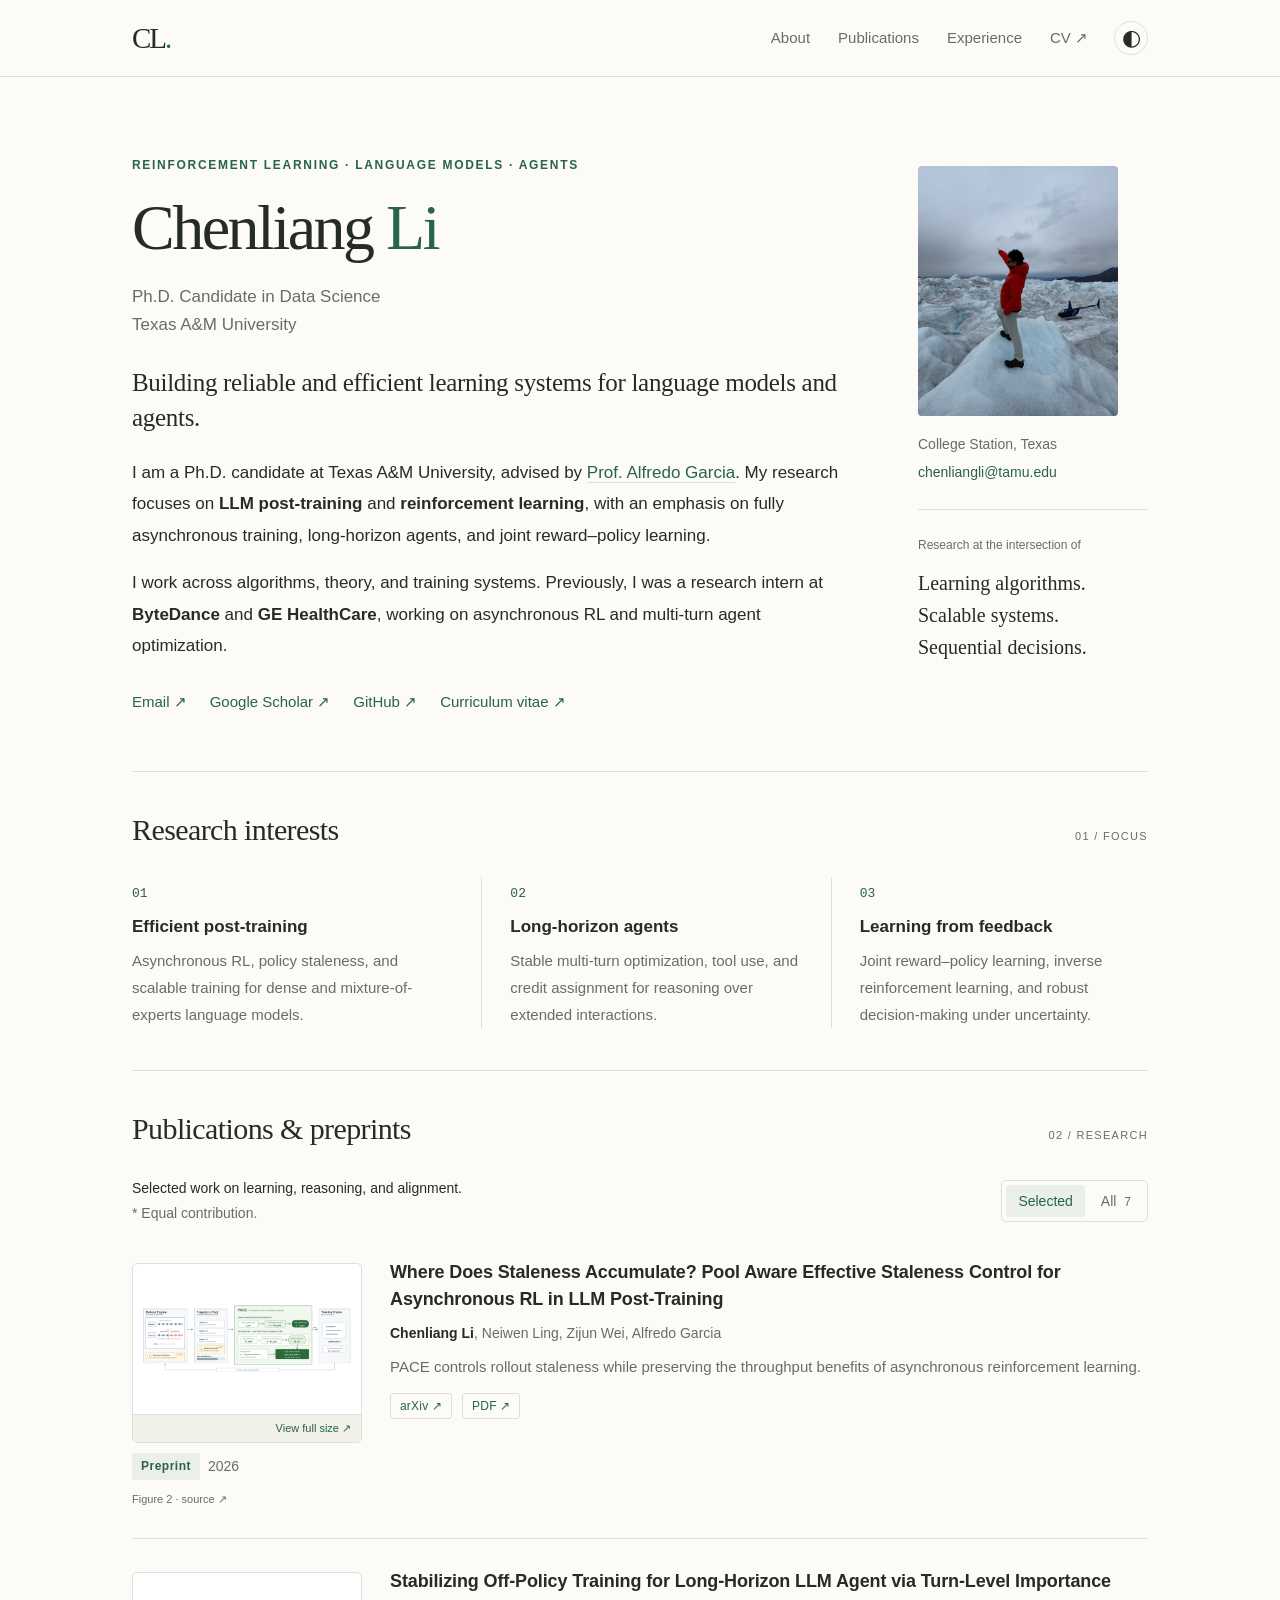
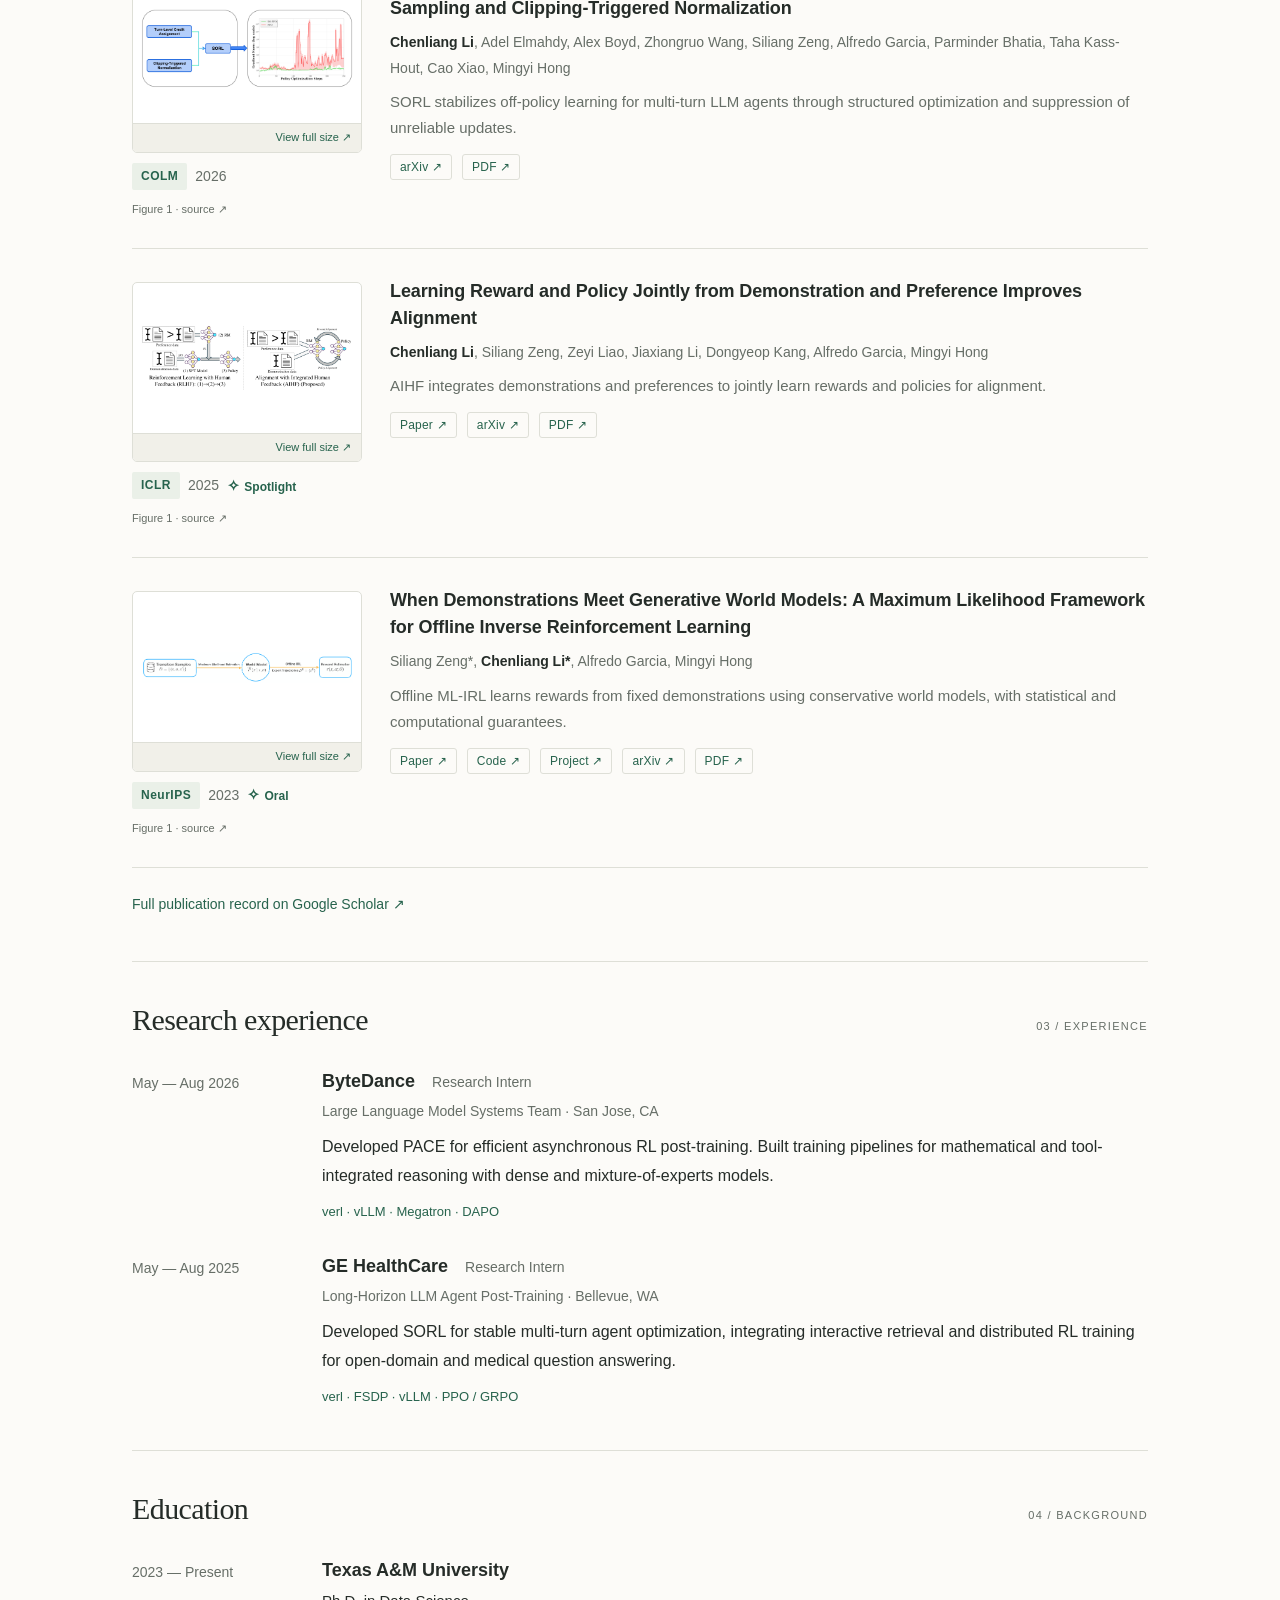
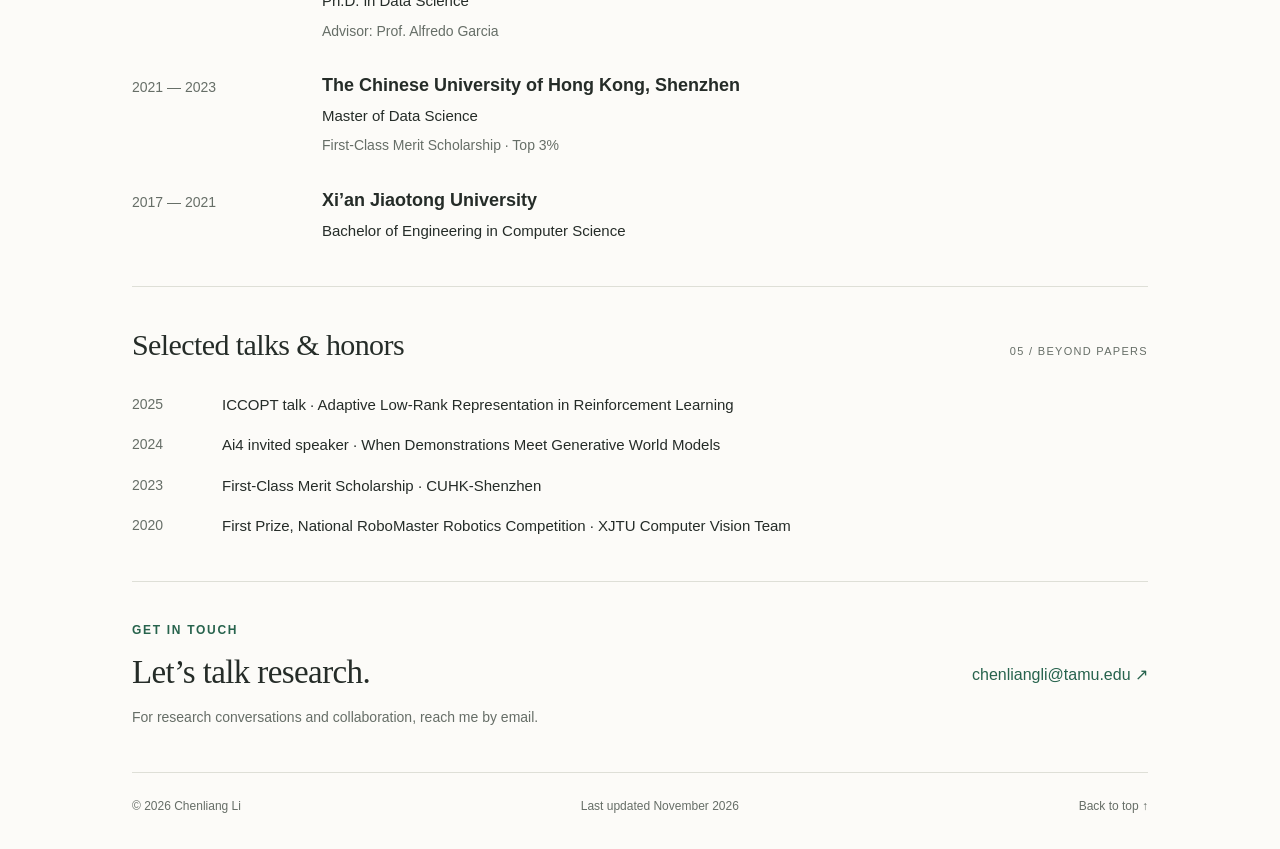
<file: index.html>
<!doctype html>
<html lang="en">
<head>
  <meta charset="utf-8">
  <meta name="viewport" content="width=device-width, initial-scale=1">
  <meta name="color-scheme" content="light dark">
  <title>Chenliang Li | Reinforcement Learning &amp; LLM Post-Training</title>
  <meta name="description" content="Chenliang Li is a Ph.D. candidate in Data Science at Texas A&amp;M University, working on LLM post-training, long-horizon agents, and reinforcement learning.">
  <meta property="og:title" content="Chenliang Li — Research">
  <meta property="og:description" content="Reliable and efficient learning for language models and agents. Research, publications, and experience.">
  <meta property="og:type" content="website">
  <meta property="og:url" content="https://cloud0723.github.io/">
  <meta name="twitter:card" content="summary">
  <link rel="canonical" href="https://cloud0723.github.io/">
  <link rel="icon" href="static/images/monogram.svg" type="image/svg+xml">
  <link rel="stylesheet" href="static/css/home.css?v=20261116-paper-figures">
  <script src="static/js/home.js" defer></script>
</head>
<body>
  <a class="skip-link" href="#main">Skip to content</a>
  <header class="site-header"><div class="header-inner">
    <a class="wordmark" href="#about" aria-label="Chenliang Li, home">CL<span>.</span></a>
    <nav aria-label="Main navigation"><a href="#about">About</a><a href="#publications">Publications</a><a href="#experience">Experience</a><a href="static/pdfs/Chenliang_Li_CV.pdf">CV ↗</a></nav>
    <button class="theme-toggle" type="button" hidden aria-label="Switch to dark theme" aria-pressed="false"><span aria-hidden="true">◐</span></button>
  </div></header>
  <main id="main" class="page">
    <section id="about" class="about-section" aria-labelledby="name">
      <div class="intro">
        <p class="eyebrow">Reinforcement learning · Language models · Agents</p>
        <h1 id="name">Chenliang <span>Li</span></h1>
        <p class="affiliation">Ph.D. Candidate in Data Science<br>Texas A&amp;M University</p>
        <p class="lead">Building reliable and efficient learning systems for language models and agents.</p>
        <p>I am a Ph.D. candidate at Texas A&amp;M University, advised by <a href="https://agarcia.engr.tamu.edu/">Prof. Alfredo Garcia</a>. My research focuses on <strong>LLM post-training</strong> and <strong>reinforcement learning</strong>, with an emphasis on fully asynchronous training, long-horizon agents, and joint reward–policy learning.</p>
        <p>I work across algorithms, theory, and training systems. Previously, I was a research intern at <strong>ByteDance</strong> and <strong>GE HealthCare</strong>, working on asynchronous RL and multi-turn agent optimization.</p>
        <div class="contact-links" aria-label="Contact and profiles">
          <a href="mailto:chenliangli@tamu.edu">Email ↗</a>
          <a href="https://scholar.google.com/citations?user=DMLi140AAAAJ&amp;hl=en">Google Scholar ↗</a>
          <a href="https://github.com/Cloud0723">GitHub ↗</a>
          <a href="static/pdfs/Chenliang_Li_CV.pdf">Curriculum vitae ↗</a>
        </div>
      </div>
      <aside class="profile-aside" aria-label="Research profile">
        <img class="profile-photo" src="photo.jpg" alt="Chenliang Li wearing a red jacket on a glacier" width="200" height="250" fetchpriority="high">
        <p class="profile-location">College Station, Texas</p><a class="profile-email" href="mailto:chenliangli@tamu.edu">chenliangli@tamu.edu</a>
        <div class="profile-note"><span class="small-label">Research at the intersection of</span><p>Learning algorithms.<br>Scalable systems.<br>Sequential decisions.</p></div>
      </aside>
    </section>
    <section class="research-section" aria-labelledby="research-title">
      <div class="section-heading"><h2 id="research-title">Research interests</h2><span class="section-index" aria-hidden="true">01 / FOCUS</span></div>
      <div class="research-grid">
        <div><span class="research-number">01</span><h3>Efficient post-training</h3><p>Asynchronous RL, policy staleness, and scalable training for dense and mixture-of-experts language models.</p></div>
        <div><span class="research-number">02</span><h3>Long-horizon agents</h3><p>Stable multi-turn optimization, tool use, and credit assignment for reasoning over extended interactions.</p></div>
        <div><span class="research-number">03</span><h3>Learning from feedback</h3><p>Joint reward–policy learning, inverse reinforcement learning, and robust decision-making under uncertainty.</p></div>
      </div>
    </section>
    <section id="publications" aria-labelledby="publications-title">
      <div class="section-heading"><h2 id="publications-title">Publications &amp; preprints</h2><span class="section-index" aria-hidden="true">02 / RESEARCH</span></div>
      <div class="publication-toolbar"><p>Selected work on learning, reasoning, and alignment.<br><span class="muted">* Equal contribution.</span></p>
        <div class="publication-filters" role="group" aria-label="Filter publications" hidden><button type="button" data-filter="selected" aria-pressed="true">Selected</button><button type="button" data-filter="all" aria-pressed="false">All <span>7</span></button></div>
      </div>
      <p class="sr-only" id="publication-status" role="status" aria-live="polite"></p>
      <div class="publication-list"><article class="publication" data-selected="true">
      <div class="publication-marker">
        <a class="paper-figure" href="static/images/publications/pace.png" target="_blank" rel="noopener" aria-label="View full-size image: PACE asynchronous RL pipeline with effective staleness control (opens in a new tab)">
          <img src="static/images/publications/pace.png" alt="PACE asynchronous RL pipeline with effective staleness control" width="230" height="150" loading="lazy" decoding="async">
          <span class="figure-hint">View full size ↗</span>
        </a>
        <div class="publication-badges"><span class="venue">Preprint</span><span class="year">2026</span></div>
        <a class="figure-source" href="https://arxiv.org/pdf/2609.36830v1#page=3" target="_blank" rel="noopener">Figure 2 · source ↗</a>
      </div>
      <div class="publication-content"><h3><a href="https://arxiv.org/abs/2609.36830">Where Does Staleness Accumulate? Pool Aware Effective Staleness Control for Asynchronous RL in LLM Post-Training</a></h3>
        <p class="authors"><strong>Chenliang Li</strong>, Neiwen Ling, Zijun Wei, Alfredo Garcia</p><p class="paper-description">PACE controls rollout staleness while preserving the throughput benefits of asynchronous reinforcement learning.</p>
        <div class="paper-links"><a href="https://arxiv.org/abs/2609.36830">arXiv ↗</a><a href="https://arxiv.org/pdf/2609.36830">PDF ↗</a></div>
      </div>
    </article>
<article class="publication" data-selected="true">
      <div class="publication-marker">
        <a class="paper-figure" href="static/images/publications/sorl.png" target="_blank" rel="noopener" aria-label="View full-size image: SORL framework combining turn-level credit assignment and clipping-triggered normalization (opens in a new tab)">
          <img src="static/images/publications/sorl.png" alt="SORL framework combining turn-level credit assignment and clipping-triggered normalization" width="230" height="150" loading="lazy" decoding="async">
          <span class="figure-hint">View full size ↗</span>
        </a>
        <div class="publication-badges"><span class="venue">COLM</span><span class="year">2026</span></div>
        <a class="figure-source" href="https://arxiv.org/pdf/2511.20718v3#page=2" target="_blank" rel="noopener">Figure 1 · source ↗</a>
      </div>
      <div class="publication-content"><h3><a href="https://arxiv.org/abs/2511.20718">Stabilizing Off-Policy Training for Long-Horizon LLM Agent via Turn-Level Importance Sampling and Clipping-Triggered Normalization</a></h3>
        <p class="authors"><strong>Chenliang Li</strong>, Adel Elmahdy, Alex Boyd, Zhongruo Wang, Siliang Zeng, Alfredo Garcia, Parminder Bhatia, Taha Kass-Hout, Cao Xiao, Mingyi Hong</p><p class="paper-description">SORL stabilizes off-policy learning for multi-turn LLM agents through structured optimization and suppression of unreliable updates.</p>
        <div class="paper-links"><a href="https://arxiv.org/abs/2511.20718">arXiv ↗</a><a href="https://arxiv.org/pdf/2511.20718">PDF ↗</a></div>
      </div>
    </article>
<article class="publication" data-selected="false">
      <div class="publication-marker">
        <a class="paper-figure" href="static/images/publications/adarl.png" target="_blank" rel="noopener" aria-label="View full-size image: Comparison of robust reinforcement learning and adaptive rank policy learning (opens in a new tab)">
          <img src="static/images/publications/adarl.png" alt="Comparison of robust reinforcement learning and adaptive rank policy learning" width="230" height="150" loading="lazy" decoding="async">
          <span class="figure-hint">View full size ↗</span>
        </a>
        <div class="publication-badges"><span class="venue">TMLR</span><span class="year">2026</span></div>
        <a class="figure-source" href="https://arxiv.org/pdf/2510.11899v1#page=3" target="_blank" rel="noopener">Figure 1 · preprint · source ↗</a>
      </div>
      <div class="publication-content"><h3><a href="https://openreview.net/forum?id=lG7VizZQcS">Adaptive Rank Control for Robust Reinforcement Learning</a></h3>
        <p class="authors"><strong>Chenliang Li*</strong>, Junyu Leng*, Jiaxiang Li, Youbang Sun, Shixiang Chen, Shahin Shahrampour, Alfredo Garcia</p><p class="paper-description">Adaptive low-rank policy representations balance expressiveness and robustness under uncertainty in environment dynamics.</p>
        <div class="paper-links"><a href="https://openreview.net/forum?id=lG7VizZQcS">Paper ↗</a><a href="https://arxiv.org/abs/2510.11899">Preprint ↗</a></div>
      </div>
    </article>
<article class="publication" data-selected="true">
      <div class="publication-marker">
        <a class="paper-figure" href="static/images/publications/aihf.png" target="_blank" rel="noopener" aria-label="View full-size image: Comparison of sequential RLHF and joint reward-policy learning with AIHF (opens in a new tab)">
          <img src="static/images/publications/aihf.png" alt="Comparison of sequential RLHF and joint reward-policy learning with AIHF" width="230" height="150" loading="lazy" decoding="async">
          <span class="figure-hint">View full size ↗</span>
        </a>
        <div class="publication-badges"><span class="venue">ICLR</span><span class="year">2025</span><span class="distinction">Spotlight</span></div>
        <a class="figure-source" href="https://arxiv.org/pdf/2406.06874v3#page=5" target="_blank" rel="noopener">Figure 1 · source ↗</a>
      </div>
      <div class="publication-content"><h3><a href="https://openreview.net/forum?id=VCbqXtS5YY">Learning Reward and Policy Jointly from Demonstration and Preference Improves Alignment</a></h3>
        <p class="authors"><strong>Chenliang Li</strong>, Siliang Zeng, Zeyi Liao, Jiaxiang Li, Dongyeop Kang, Alfredo Garcia, Mingyi Hong</p><p class="paper-description">AIHF integrates demonstrations and preferences to jointly learn rewards and policies for alignment.</p>
        <div class="paper-links"><a href="https://openreview.net/forum?id=VCbqXtS5YY">Paper ↗</a><a href="https://arxiv.org/abs/2406.06874">arXiv ↗</a><a href="https://arxiv.org/pdf/2406.06874">PDF ↗</a></div>
      </div>
    </article>
<article class="publication" data-selected="false">
      <div class="publication-marker">
        <a class="paper-figure" href="static/images/publications/neural-irl.png" target="_blank" rel="noopener" aria-label="View full-size image: Two-timescale single-loop maximum likelihood inverse reinforcement learning algorithm (opens in a new tab)">
          <img src="static/images/publications/neural-irl.png" alt="Two-timescale single-loop maximum likelihood inverse reinforcement learning algorithm" width="230" height="150" loading="lazy" decoding="async">
          <span class="figure-hint">View full size ↗</span>
        </a>
        <div class="publication-badges"><span class="venue">AISTATS</span><span class="year">2025</span></div>
        <a class="figure-source" href="https://arxiv.org/pdf/2503.17865v1#page=7" target="_blank" rel="noopener">Algorithm 3 · source ↗</a>
      </div>
      <div class="publication-content"><h3><a href="https://arxiv.org/abs/2503.17865">Understanding Inverse Reinforcement Learning under Overparameterization: Non-Asymptotic Analysis and Global Optimality</a></h3>
        <p class="authors">Ruijia Zhang, Siliang Zeng, <strong>Chenliang Li</strong>, Alfredo Garcia, Mingyi Hong</p><p class="paper-description">Non-asymptotic convergence and global optimality guarantees for inverse reinforcement learning with neural reward models.</p>
        <div class="paper-links"><a href="https://arxiv.org/abs/2503.17865">arXiv ↗</a><a href="https://arxiv.org/pdf/2503.17865">PDF ↗</a></div>
      </div>
    </article>
<article class="publication" data-selected="false">
      <div class="publication-marker">
        <a class="paper-figure" href="static/images/publications/multi-turn.png" target="_blank" rel="noopener" aria-label="View full-size image: Multi-turn LLM agent pipeline and comparison of turn-level and trajectory-level advantage estimation (opens in a new tab)">
          <img src="static/images/publications/multi-turn.png" alt="Multi-turn LLM agent pipeline and comparison of turn-level and trajectory-level advantage estimation" width="230" height="150" loading="lazy" decoding="async">
          <span class="figure-hint">View full size ↗</span>
        </a>
        <div class="publication-badges"><span class="venue">Preprint</span><span class="year">2025</span></div>
        <a class="figure-source" href="https://arxiv.org/pdf/2505.11821v3#page=19" target="_blank" rel="noopener">Figure 10 · source ↗</a>
      </div>
      <div class="publication-content"><h3><a href="https://arxiv.org/abs/2505.11821">Reinforcing Multi-Turn Reasoning in LLM Agents via Fine-Grained Reward Structure and Credit Assignment</a></h3>
        <p class="authors">Quan Wei, Siliang Zeng, <strong>Chenliang Li</strong>, Zhongruo Wang, William Brown, Oana Frunza, Wei Deng, Anderson Schneider, Yuriy Nevmyvaka, Yang Katie Zhao, Alfredo Garcia, Mingyi Hong</p><p class="paper-description">Studying how turn-level rewards and credit assignment improve learning in multi-turn search and game agents.</p>
        <div class="paper-links"><a href="https://arxiv.org/abs/2505.11821">arXiv ↗</a><a href="https://arxiv.org/pdf/2505.11821">PDF ↗</a></div>
      </div>
    </article>
<article class="publication" data-selected="true">
      <div class="publication-marker">
        <a class="paper-figure" href="static/images/publications/offline-mlirl.png" target="_blank" rel="noopener" aria-label="View full-size image: Offline ML-IRL framework from transition samples to a world model and reward estimator (opens in a new tab)">
          <img src="static/images/publications/offline-mlirl.png" alt="Offline ML-IRL framework from transition samples to a world model and reward estimator" width="230" height="150" loading="lazy" decoding="async">
          <span class="figure-hint">View full size ↗</span>
        </a>
        <div class="publication-badges"><span class="venue">NeurIPS</span><span class="year">2023</span><span class="distinction">Oral</span></div>
        <a class="figure-source" href="https://arxiv.org/pdf/2302.07457v3#page=3" target="_blank" rel="noopener">Figure 1 · source ↗</a>
      </div>
      <div class="publication-content"><h3><a href="https://openreview.net/forum?id=oML3v2cFg2">When Demonstrations Meet Generative World Models: A Maximum Likelihood Framework for Offline Inverse Reinforcement Learning</a></h3>
        <p class="authors">Siliang Zeng*, <strong>Chenliang Li*</strong>, Alfredo Garcia, Mingyi Hong</p><p class="paper-description">Offline ML-IRL learns rewards from fixed demonstrations using conservative world models, with statistical and computational guarantees.</p>
        <div class="paper-links"><a href="https://openreview.net/forum?id=oML3v2cFg2">Paper ↗</a><a href="https://github.com/Cloud0723/Offline-MLIRL">Code ↗</a><a href="offline-mlirl.html">Project ↗</a><a href="https://arxiv.org/abs/2302.07457">arXiv ↗</a><a href="https://arxiv.org/pdf/2302.07457">PDF ↗</a></div>
      </div>
    </article></div>
      <a class="scholar-link" href="https://scholar.google.com/citations?user=DMLi140AAAAJ&amp;hl=en">Full publication record on Google Scholar ↗</a>
    </section>
    <section id="experience" aria-labelledby="experience-title">
      <div class="section-heading"><h2 id="experience-title">Research experience</h2><span class="section-index" aria-hidden="true">03 / EXPERIENCE</span></div>
      <div class="timeline-entry"><p class="entry-date">May — Aug 2026</p><div><h3>ByteDance <span>Research Intern</span></h3><p class="entry-meta">Large Language Model Systems Team · San Jose, CA</p><p>Developed PACE for efficient asynchronous RL post-training. Built training pipelines for mathematical and tool-integrated reasoning with dense and mixture-of-experts models.</p><p class="stack">verl · vLLM · Megatron · DAPO</p></div></div>
      <div class="timeline-entry"><p class="entry-date">May — Aug 2025</p><div><h3>GE HealthCare <span>Research Intern</span></h3><p class="entry-meta">Long-Horizon LLM Agent Post-Training · Bellevue, WA</p><p>Developed SORL for stable multi-turn agent optimization, integrating interactive retrieval and distributed RL training for open-domain and medical question answering.</p><p class="stack">verl · FSDP · vLLM · PPO / GRPO</p></div></div>
    </section>
    <section id="education" aria-labelledby="education-title">
      <div class="section-heading"><h2 id="education-title">Education</h2><span class="section-index" aria-hidden="true">04 / BACKGROUND</span></div>
      <div class="education-entry"><p class="entry-date">2023 — Present</p><div><h3>Texas A&amp;M University</h3><p>Ph.D. in Data Science</p><p class="entry-meta">Advisor: Prof. Alfredo Garcia</p></div></div>
      <div class="education-entry"><p class="entry-date">2021 — 2023</p><div><h3>The Chinese University of Hong Kong, Shenzhen</h3><p>Master of Data Science</p><p class="entry-meta">First-Class Merit Scholarship · Top 3%</p></div></div>
      <div class="education-entry"><p class="entry-date">2017 — 2021</p><div><h3>Xi’an Jiaotong University</h3><p>Bachelor of Engineering in Computer Science</p></div></div>
    </section>
    <section id="recognition" aria-labelledby="recognition-title">
      <div class="section-heading"><h2 id="recognition-title">Selected talks &amp; honors</h2><span class="section-index" aria-hidden="true">05 / BEYOND PAPERS</span></div>
      <ul class="recognition-list">
        <li><span>2025</span><p><strong>ICCOPT talk</strong> · Adaptive Low-Rank Representation in Reinforcement Learning</p></li>
        <li><span>2024</span><p><strong>Ai4 invited speaker</strong> · When Demonstrations Meet Generative World Models</p></li>
        <li><span>2023</span><p><strong>First-Class Merit Scholarship</strong> · CUHK-Shenzhen</p></li>
        <li><span>2020</span><p><strong>First Prize, National RoboMaster Robotics Competition</strong> · XJTU Computer Vision Team</p></li>
      </ul>
    </section>
    <section class="contact-section" aria-labelledby="contact-title"><div><p class="eyebrow">Get in touch</p><h2 id="contact-title">Let’s talk research.</h2><p>For research conversations and collaboration, reach me by email.</p></div><a href="mailto:chenliangli@tamu.edu">chenliangli@tamu.edu ↗</a></section>
  </main>
  <footer class="site-footer"><span>© 2026 Chenliang Li</span><span>Last updated November 2026</span><a href="#about">Back to top ↑</a></footer>
</body>
</html>
</file>
<file: static/css/home.css>
/* Academic homepage;
independent of the preserved project-page styles. */
:root {
  --bg:#fcfbf8;
  --surface:#f1f0e9;
  --text:#252c28;
  --muted:#666e67;
  --accent:#27634d;
  --line:#dedfd7;
  --tag:#eaf0e8;
  --mono:#dfe6d9;
  --serif:Georgia,'Times New Roman',serif;
  --sans:Inter,-apple-system,BlinkMacSystemFont,'Segoe UI',sans-serif;
  color-scheme:light;
}
@media(prefers-color-scheme:dark) {
  :root:not([data-theme="light"]) {
    --bg:#191e1b;
    --surface:#232b25;
    --text:#e4e9e2;
    --muted:#aab5aa;
    --accent:#a0d1ac;
    --line:#3a443c;
    --tag:#293b2e;
    --mono:#2d4033;
    color-scheme:dark;
  }
}
:root[data-theme="dark"] {
  --bg:#191e1b;
  --surface:#232b25;
  --text:#e4e9e2;
  --muted:#aab5aa;
  --accent:#a0d1ac;
  --line:#3a443c;
  --tag:#293b2e;
  --mono:#2d4033;
  color-scheme:dark;
}
* {
  box-sizing:border-box;
}
html {
  scroll-behavior:smooth;
  scroll-padding-top:100px;
}
body {
  margin:0;
  background:var(--bg);
  color:var(--text);
  font:17px/1.75 var(--sans);
  -webkit-font-smoothing:antialiased;
}
a {
  color:var(--accent);
  text-decoration:none;
  text-underline-offset:4px;
}
a:hover {
  text-decoration:underline;
}
button {
  font:inherit;
  cursor:pointer;
}
a,button {
  -webkit-tap-highlight-color:transparent;
}
a:focus-visible,button:focus-visible {
  outline:2px solid var(--accent);
  outline-offset:5px;
}
strong {
  font-weight:600;
}
p {
  margin:0 0 16px;
}
h1,h2,h3 {
  margin:0;
  font-weight:500;
  line-height:1.3;
}
h2 {
  font-family:var(--serif);
  font-size:30px;
  letter-spacing:-.6px;
}
h3 {
  font-size:19px;
}
::selection {
  background:var(--mono);
}
[hidden] {
  display:none!important;
}
.sr-only {
  position:absolute;
  width:1px;
  height:1px;
  padding:0;
  margin:-1px;
  overflow:hidden;
  clip:rect(0,0,0,0);
  white-space:nowrap;
  border:0;
}
.skip-link {
  position:fixed;
  top:-90px;
  left:16px;
  z-index:100;
  background:var(--bg);
  padding:12px 18px;
  border:1px solid var(--accent);
}
.skip-link:focus {
  top:10px;
}
.site-header {
  position:sticky;
  top:0;
  z-index:10;
  background:var(--bg);
  border-bottom:1px solid var(--line);
}
.header-inner {
  max-width:1080px;
  margin:auto;
  min-height:76px;
  display:flex;
  align-items:center;
  gap:26px;
  padding:0 32px;
}
.wordmark {
  font-family:var(--serif);
  font-size:29px;
  letter-spacing:-2px;
  color:var(--text);
  margin-right:auto;
}
.wordmark span {
  color:var(--accent);
}
.wordmark:hover {
  text-decoration:none;
}
nav {
  display:flex;
  gap:28px;
  align-items:center;
}
nav a {
  font-size:15px;
  color:var(--muted);
}
nav a:hover {
  color:var(--accent);
}
.theme-toggle {
  border:1px solid var(--line);
  border-radius:50%;
  width:34px;
  height:34px;
  background:transparent;
  color:var(--text);
  display:grid;
  place-items:center;
  padding:0;
  font-size:22px;
  line-height:1;
}
.theme-toggle:hover {
  background:var(--surface);
}
.page {
  max-width:1080px;
  margin:auto;
  padding:0 32px;
}
.about-section {
  display:grid;
  grid-template-columns:minmax(0,1fr) 230px;
  gap:72px;
  padding:78px 0 56px;
}
.eyebrow {
  text-transform:uppercase;
  letter-spacing:1.7px;
  font-size:12px;
  font-weight:600;
  color:var(--accent);
  line-height:1.7;
  margin-bottom:18px;
}
h1 {
  font-family:var(--serif);
  font-size:64px;
  letter-spacing:-2.5px;
  line-height:1.1;
  margin-bottom:19px;
}
h1 span {
  color:var(--accent);
}
.affiliation {
  color:var(--muted);
  font-size:17px;
  line-height:1.65;
  margin-bottom:26px;
}
.lead {
  font-family:var(--serif);
  font-size:25px;
  line-height:1.4;
  letter-spacing:-.3px;
  margin-bottom:22px;
}
.intro>p:not(.eyebrow):not(.lead):not(.affiliation) {
  font-size:17px;
  line-height:1.85;
}
.intro>p a {
  border-bottom:1px solid var(--line);
}
.contact-links {
  display:flex;
  flex-wrap:wrap;
  gap:12px 23px;
  margin-top:27px;
  font-size:15px;
  font-weight:500;
}
.profile-aside {
  min-width:0;
  padding-top:11px;
}
.profile-photo {
  display:block;
  width:200px;
  max-width:100%;
  height:250px;
  object-fit:cover;
  object-position:49% center;
  border-radius:4px;
  background:var(--surface);
}
.profile-location {
  font-size:14px;
  color:var(--muted);
  margin:16px 0 0;
}
.profile-email {
  font-size:14px;
}
.profile-note {
  border-top:1px solid var(--line);
  margin-top:23px;
  padding-top:19px;
}
.small-label {
  font-size:12px;
  color:var(--muted);
}
.profile-note p {
  font-family:var(--serif);
  font-size:20px;
  line-height:1.6;
  margin:8px 0 0;
}
main>section:not(.about-section) {
  padding:38px 0 42px;
  border-top:1px solid var(--line);
}
.section-heading {
  display:flex;
  align-items:baseline;
  justify-content:space-between;
  gap:16px;
  margin-bottom:28px;
}
.section-index {
  font-family:var(--sans);
  font-size:11px;
  letter-spacing:1.3px;
  color:var(--muted);
  white-space:nowrap;
}
.research-grid {
  display:grid;
  grid-template-columns:repeat(3,1fr);
  gap:32px;
}
.research-grid>div+div {
  border-left:1px solid var(--line);
  padding-left:28px;
}
.research-number {
  font-size:13px;
  color:var(--accent);
  font-family:monospace;
}
.research-grid h3 {
  font-size:17px;
  margin:9px 0;
  font-weight:600;
}
.research-grid p {
  font-size:15px;
  line-height:1.8;
  color:var(--muted);
  margin-bottom:0;
}
.publication-toolbar {
  display:flex;
  justify-content:space-between;
  align-items:center;
  gap:20px;
  margin-bottom:4px;
}
.publication-toolbar p {
  font-size:14px;
  line-height:1.8;
  margin:0;
}
.muted {
  color:var(--muted);
}
.publication-filters {
  display:flex;
  gap:4px;
  padding:4px;
  border:1px solid var(--line);
  border-radius:5px;
  flex-shrink:0;
}
.publication-filters button {
  border:0;
  background:transparent;
  color:var(--muted);
  padding:4px 12px;
  border-radius:3px;
  font-size:14px;
}
.publication-filters button[aria-pressed="true"] {
  background:var(--tag);
  color:var(--accent);
}
.publication-filters span {
  font-size:12px;
  margin-left:4px;
}
.publication {
  display:grid;
  grid-template-columns:230px minmax(0,1fr);
  gap:28px;
  padding:29px 0;
  border-bottom:1px solid var(--line);
}
.publication-marker {
  display:flex;
  align-items:flex-start;
  flex-direction:column;
  padding-top:4px;
  gap:10px;
  min-width:0;
}
.paper-figure {
  display:block;
  width:100%;
  max-width:360px;
  overflow:hidden;
  border:1px solid var(--line);
  border-radius:5px;
  background:#fff;
}
.paper-figure:hover {
  border-color:var(--accent);
  text-decoration:none;
}
.paper-figure img {
  display:block;
  width:100%;
  max-width:100%;
  height:150px;
  padding:8px;
  object-fit:contain;
}
.figure-hint {
  display:block;
  padding:4px 10px;
  border-top:1px solid var(--line);
  background:var(--surface);
  color:var(--accent);
  font-size:11px;
  text-align:right;
}
.publication-badges {
  display:flex;
  flex-wrap:wrap;
  align-items:center;
  gap:8px;
}
.publication-badges .year,.publication-badges .distinction {
  padding-left:0;
  margin-top:0;
}
.figure-source {
  color:var(--muted);
  font-size:11px;
}
.venue {
  background:var(--tag);
  color:var(--accent);
  font-size:12px;
  font-weight:600;
  letter-spacing:.5px;
  padding:3px 9px;
  border-radius:2px;
}
.year {
  font-size:14px;
  color:var(--muted);
  padding-left:9px;
}
.distinction {
  font-size:12px;
  font-weight:700;
  color:var(--accent);
  padding-left:9px;
  margin-top:4px;
}
.distinction:before {
  content:'✧ ';
  font-size:15px;
}
.publication h3 {
  font-size:18px;
  line-height:1.5;
  font-weight:600;
  letter-spacing:-.12px;
}
.publication h3 a {
  color:var(--text);
}
.publication h3 a:hover {
  color:var(--accent);
}
.authors {
  font-size:14px;
  line-height:1.8;
  color:var(--muted);
  margin:8px 0;
}
.authors strong {
  color:var(--text);
  font-weight:600;
}
.paper-description {
  font-size:15px;
  line-height:1.75;
  margin:8px 0 13px;
  color:var(--muted);
}
.paper-links {
  display:flex;
  flex-wrap:wrap;
  gap:10px;
}
.paper-links a {
  font-size:12px;
  line-height:1.5;
  letter-spacing:.2px;
  border:1px solid var(--line);
  padding:3px 9px;
  border-radius:3px;
}
.paper-links a:hover {
  background:var(--tag);
  border-color:var(--accent);
  text-decoration:none;
}
.scholar-link {
  display:inline-block;
  font-size:14px;
  margin-top:24px;
}
.timeline-entry,.education-entry {
  display:grid;
  grid-template-columns:160px minmax(0,1fr);
  gap:30px;
  margin-top:29px;
}
.entry-date {
  font-size:14px;
  color:var(--muted);
  margin:3px 0;
}
.timeline-entry h3,.education-entry h3 {
  font-size:18px;
  font-weight:600;
  line-height:1.5;
}
.timeline-entry h3 span {
  font-size:14px;
  font-weight:400;
  color:var(--muted);
  margin-left:12px;
}
.entry-meta {
  font-size:14px;
  color:var(--muted);
  margin:4px 0 10px;
}
.timeline-entry div>p:not(.entry-meta):not(.stack) {
  font-size:16px;
  line-height:1.8;
  margin:9px 0;
}
.timeline-entry .stack {
  font-size:13px;
  color:var(--accent);
  margin:10px 0 0;
}
.education-entry div>p:not(.entry-meta) {
  font-size:15px;
  margin:4px 0 0;
}
.education-entry .entry-meta {
  margin-bottom:0;
}
.recognition-list {
  list-style:none;
  padding:0;
  margin:0;
  display:grid;
  gap:14px;
}
.recognition-list li {
  display:grid;
  grid-template-columns:65px 1fr;
  gap:25px;
  font-size:15px;
}
.recognition-list li>span {
  font-size:14px;
  color:var(--muted);
}
.recognition-list p {
  margin:0;
}
.recognition-list strong {
  font-weight:500;
}
.contact-section {
  display:flex;
  justify-content:space-between;
  gap:32px;
  align-items:center;
}
.contact-section .eyebrow {
  margin-bottom:10px;
}
.contact-section h2 {
  font-size:33px;
}
.contact-section p:not(.eyebrow) {
  font-size:14px;
  color:var(--muted);
  margin:12px 0 0;
}
.contact-section>a {
  font-size:16px;
  white-space:nowrap;
}
.site-footer {
  max-width:1016px;
  border-top:1px solid var(--line);
  margin:0 auto;
  padding:23px 0 32px;
  display:flex;
  justify-content:space-between;
  gap:16px;
  font-size:12px;
  color:var(--muted);
}
.site-footer a {
  color:var(--muted);
}
@media(min-width:1500px) {
  .about-section {
    padding-top:92px;
  }
}
@media(max-width:800px) {
  .publication {
    grid-template-columns:190px minmax(0,1fr);
    gap:22px;
  }
  .profile-photo {
    width:180px;
    height:225px;
  }
  .about-section {
    gap:35px;
    grid-template-columns:minmax(0,1fr) 180px;
  }
  h1 {
    font-size:54px;
  }
  .eyebrow {
    font-size:11px;
    letter-spacing:1px;
  }
  .lead {
    font-size:23px;
  }
  .profile-note p {
    font-size:18px;
  }
  .site-footer {
    margin:0 32px;
  }
  .research-grid {
    gap:20px;
  }
  .research-grid>div+div {
    padding-left:20px;
  }
  .timeline-entry,.education-entry {
    grid-template-columns:135px minmax(0,1fr);
    gap:22px;
  }
}
@media(max-width:600px) {
  html {
    scroll-padding-top:125px;
  }
  .page {
    padding:0 22px;
  }
  .header-inner {
    padding:0 22px;
    min-height:67px;
    flex-wrap:wrap;
    gap:8px 17px;
    padding-top:10px;
    padding-bottom:10px;
  }
  .wordmark {
    font-size:27px;
  }
  nav {
    order:3;
    flex-basis:100%;
    justify-content:space-between;
    gap:15px;
  }
  nav a {
    font-size:13px;
  }
  .theme-toggle {
    width:29px;
    height:29px;
    flex-shrink:0;
    font-size:20px;
  }
  .about-section {
    grid-template-columns:1fr;
    padding:43px 0 32px;
    gap:24px;
  }
  h1 {
    font-size:53px;
  }
  .intro>.eyebrow {
    max-width:310px;
  }
  .affiliation {
    font-size:16px;
    margin-bottom:23px;
  }
  .lead {
    font-size:25px;
  }
  .intro>p:not(.eyebrow):not(.lead):not(.affiliation) {
    font-size:16px;
  }
  .contact-links {
    gap:12px 18px;
    font-size:14px;
  }
  .profile-aside {
    order:-1;
    width:140px;
    max-width:100%;
    padding-top:0;
  }
  .profile-photo {
    width:140px;
    height:175px;
  }
  .profile-location,.profile-email,.profile-note {
    display:none;
  }
  main>section:not(.about-section) {
    padding:29px 0 32px;
  }
  h2 {
    font-size:27px;
  }
  .section-heading {
    margin-bottom:22px;
  }
  .section-index {
    display:none;
  }
  .research-grid {
    grid-template-columns:1fr;
    gap:21px;
  }
  .research-grid>div {
    display:grid;
    grid-template-columns:25px 1fr;
    column-gap:11px;
  }
  .research-grid>div+div {
    border:0;
    padding:0;
  }
  .research-number {
    grid-row:1/3;
    padding-top:3px;
  }
  .research-grid h3 {
    margin:0 0 5px;
  }
  .research-grid p {
    grid-column:2;
    font-size:15px;
  }
  .publication-toolbar {
    align-items:flex-start;
    flex-direction:column;
    gap:14px;
  }
  .publication-toolbar p {
    font-size:14px;
  }
  .publication {
    grid-template-columns:1fr;
    gap:10px;
    padding:24px 0;
  }
  .publication-marker {
    flex-direction:column;
    align-items:flex-start;
    gap:10px;
    padding:0;
  }
  .paper-figure img {
    height:170px;
  }
  .year {
    padding-left:0;
  }
  .distinction {
    margin:0;
    padding-left:0;
  }
  .publication h3 {
    font-size:18px;
  }
  .paper-links a {
    padding:5px 11px;
  }
  .timeline-entry,.education-entry {
    grid-template-columns:1fr;
    gap:6px;
    margin-top:25px;
  }
  .timeline-entry h3 span {
    display:block;
    margin:3px 0 0;
  }
  .recognition-list li {
    grid-template-columns:38px 1fr;
    gap:15px;
  }
  .contact-section {
    flex-direction:column;
    align-items:flex-start;
    gap:18px;
  }
  .site-footer {
    margin:0 22px;
    flex-wrap:wrap;
    gap:8px 18px;
  }
  .site-footer a {
    margin-left:auto;
  }
}
@media(max-width:360px) {
  .page,.header-inner {
    padding-left:16px;
    padding-right:16px;
  }
  .header-inner {
    gap:11px;
  }
  nav {
    gap:11px;
  }
  nav a {
    font-size:12px;
  }
  h1 {
    font-size:47px;
  }
  .eyebrow {
    font-size:10px;
  }
  .site-footer {
    margin:0 16px;
  }
}
@media(prefers-reduced-motion:reduce) {
  html {
    scroll-behavior:auto;
  }
}
@media print {
  .figure-hint {
    display:none;
  }
  .site-header,.profile-aside,.publication-filters,.contact-section,.site-footer,.skip-link {
    display:none!important;
  }
  :root:not([data-theme]),:root[data-theme="dark"],:root[data-theme="light"] {
    --bg:white;
    --text:#111;
    --muted:#444;
    --accent:#234d3b;
    --line:#ccc;
    --tag:#eee;
    color-scheme:light;
  }
  .page {
    max-width:none;
    padding:0;
  }
  .about-section {
    display:block;
    padding:0 0 20px;
  }
  .publication[hidden] {
    display:grid!important;
  }
  .publication {
    break-inside:avoid;
    padding:15px 0;
  }
  .timeline-entry,.education-entry {
    break-inside:avoid;
  }
  main>section:not(.about-section) {
    padding:20px 0;
  }
  .research-grid {
    display:block;
  }
  .research-grid>div+div {
    border:0;
    padding:0;
  }
  .research-grid>div {
    margin-bottom:10px;
  }
  h1 {
    font-size:40px;
  }
  h2 {
    font-size:24px;
  }
  .section-index {
    display:none;
  }
  a {
    color:inherit;
  }
}
</file>
